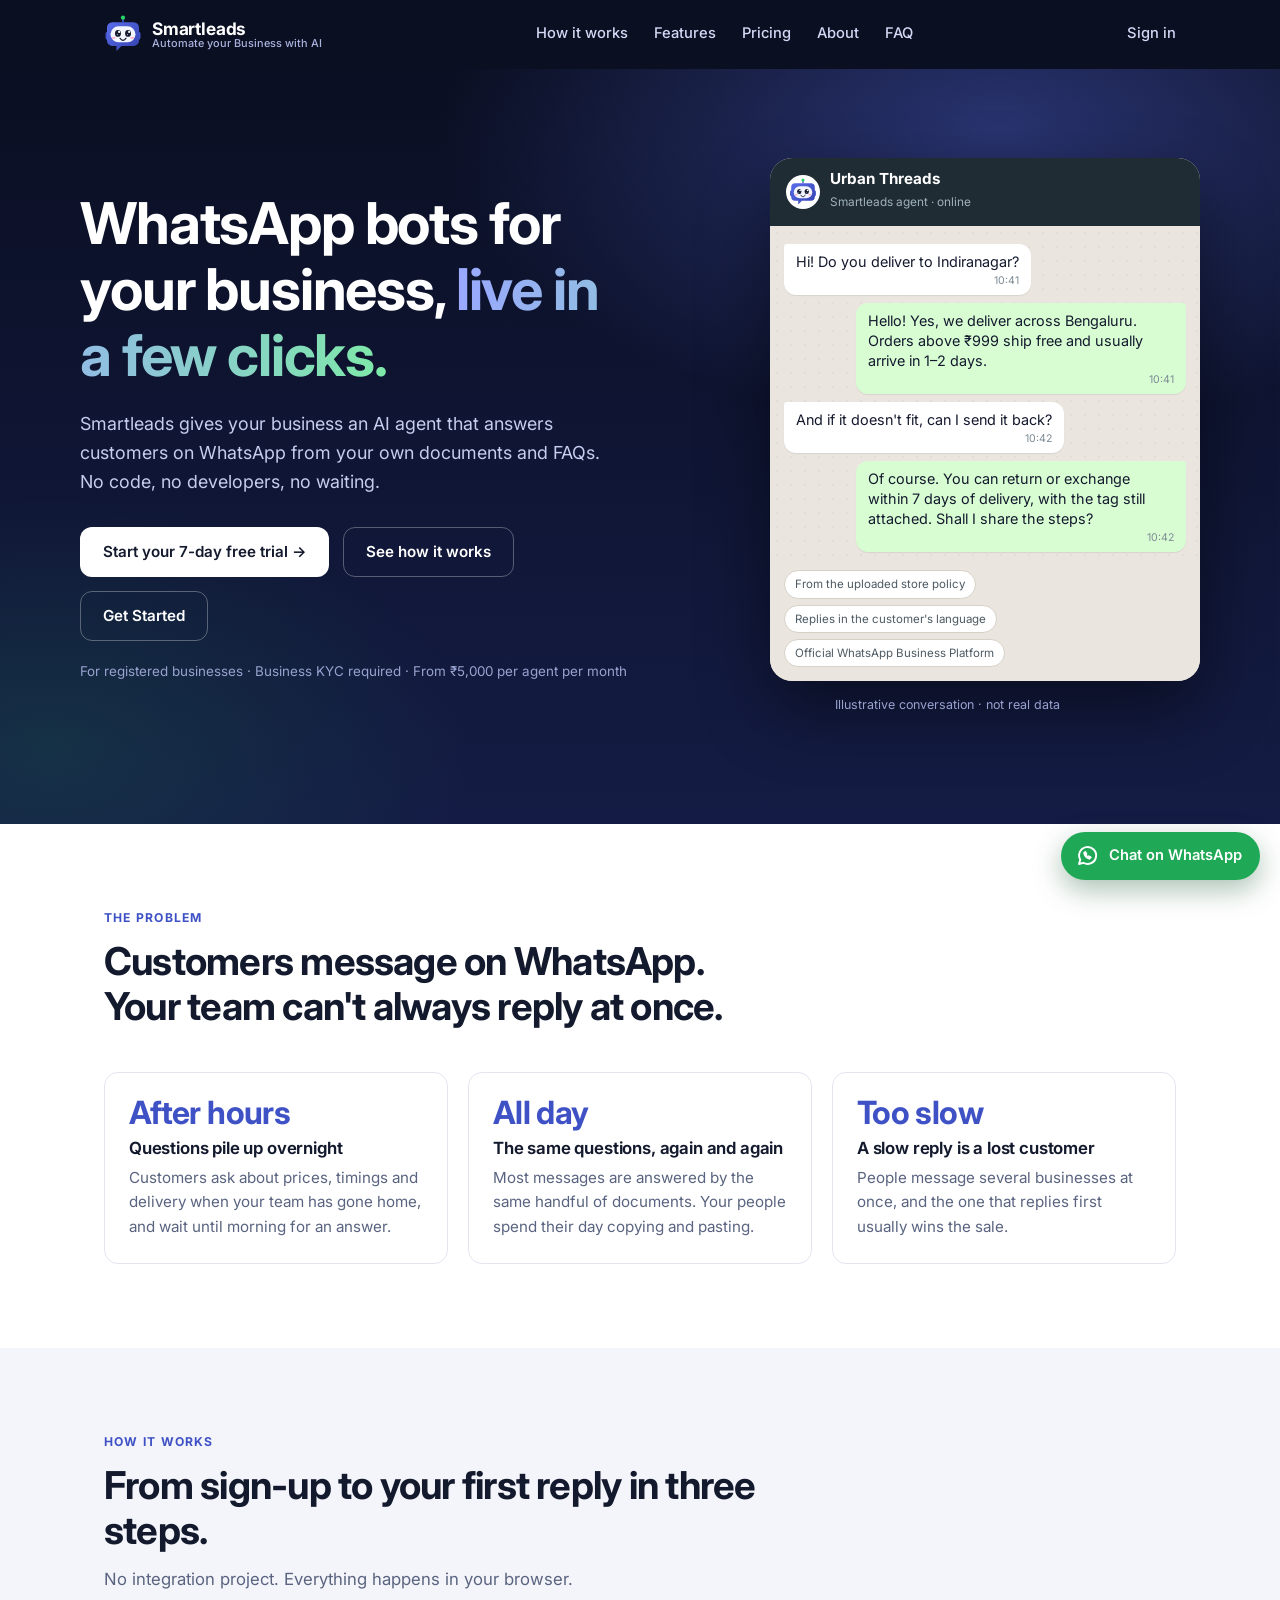
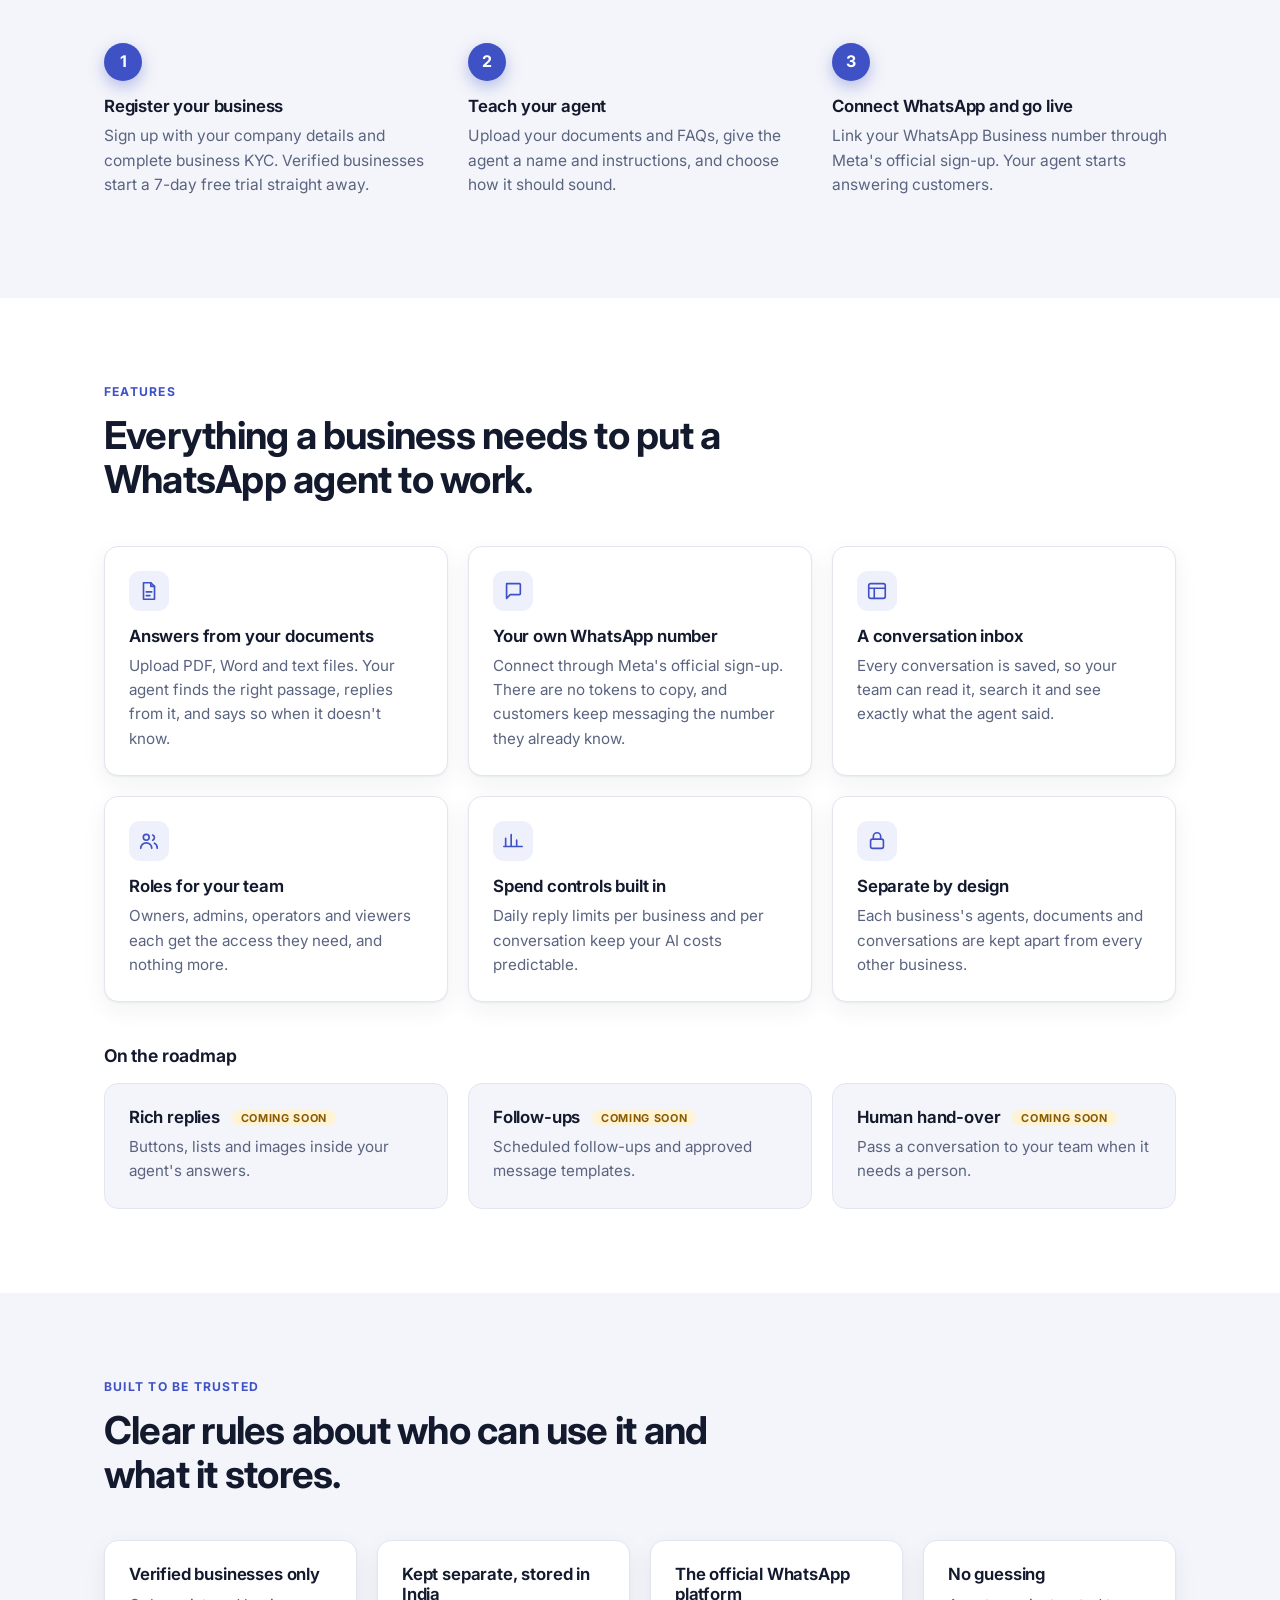
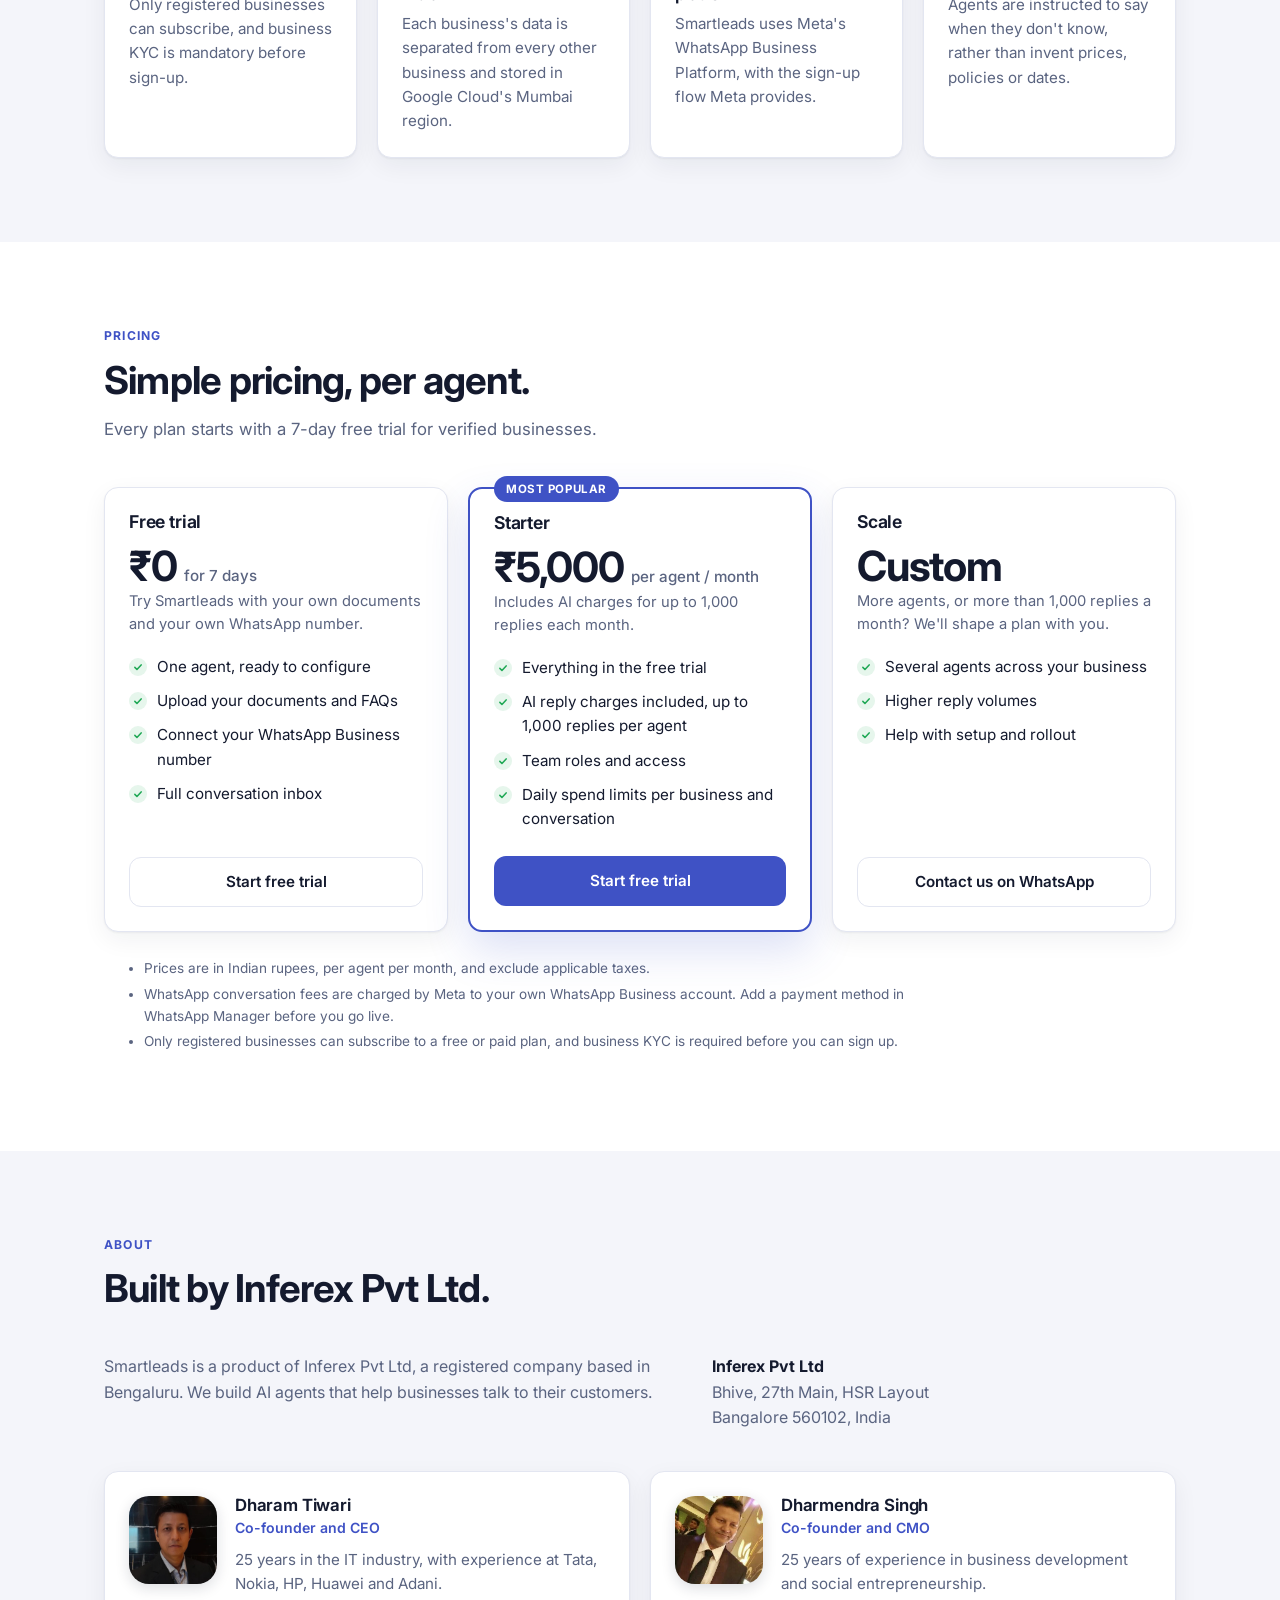
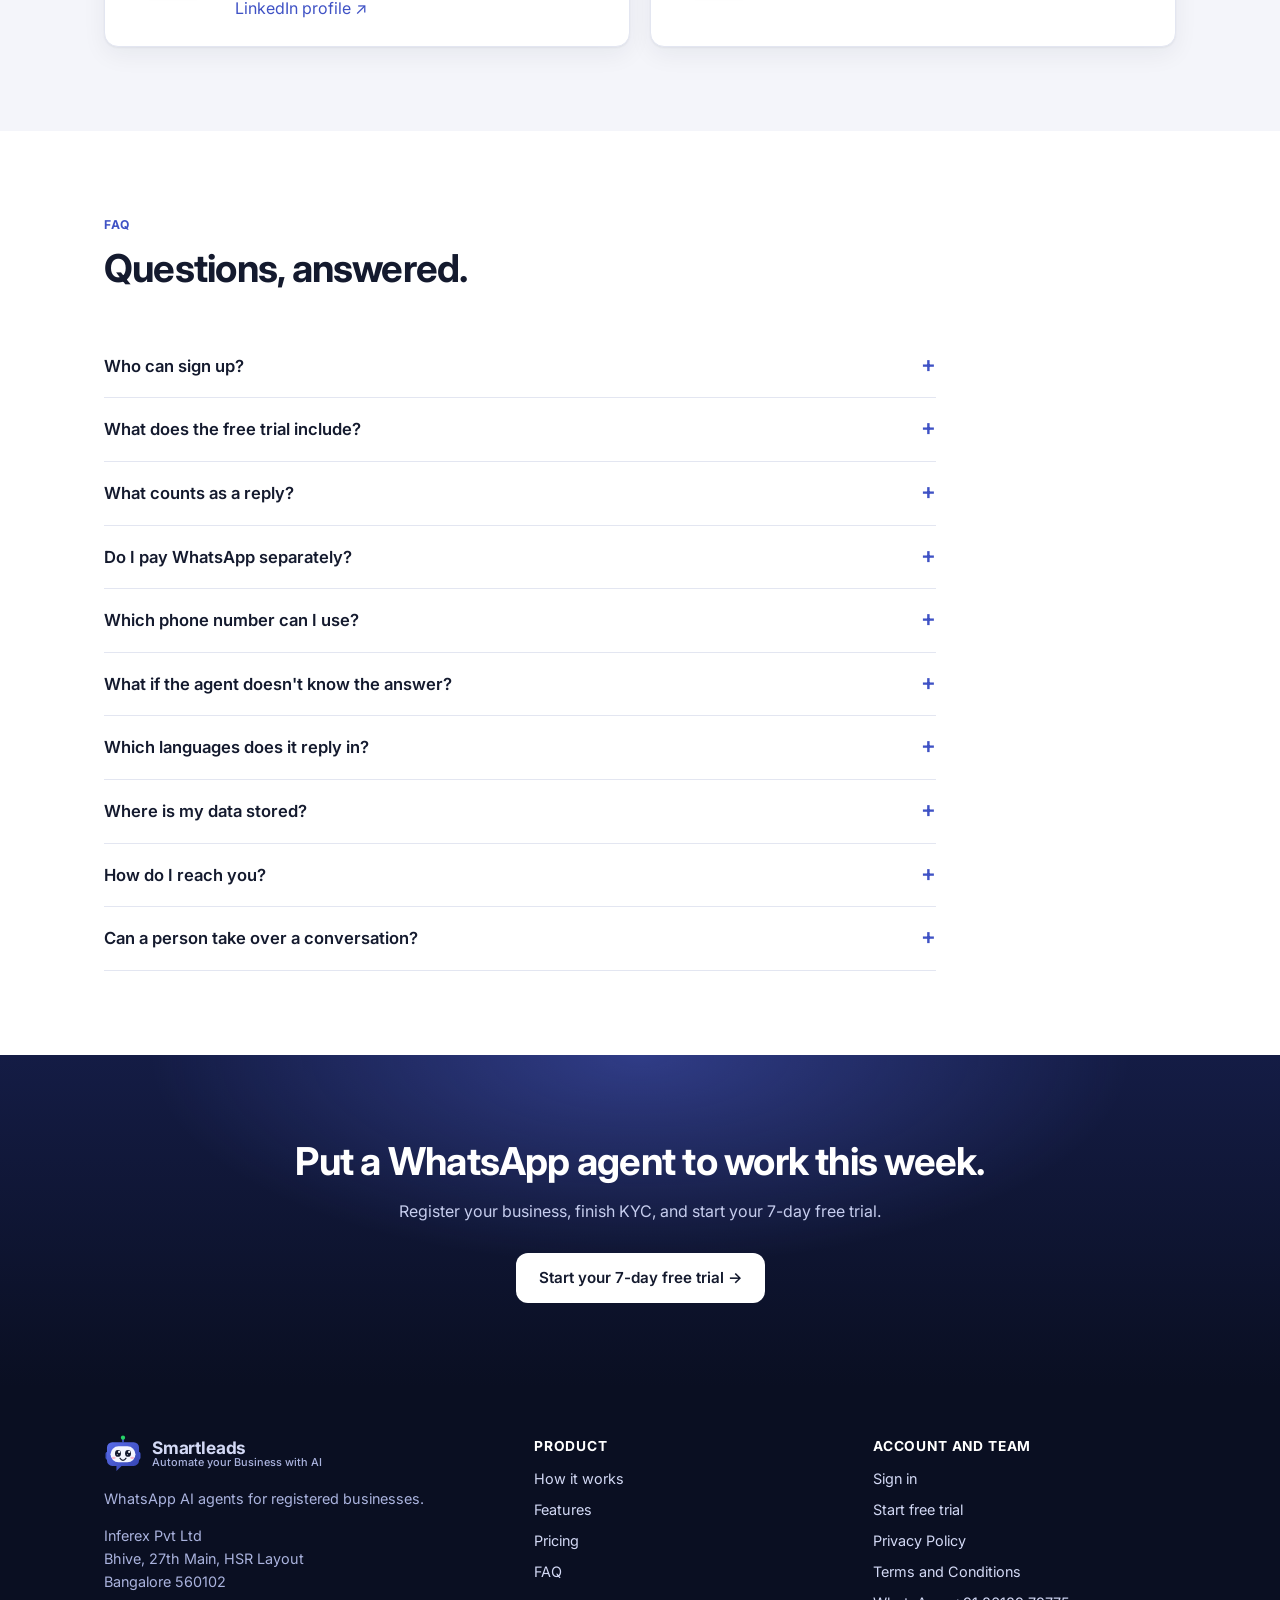
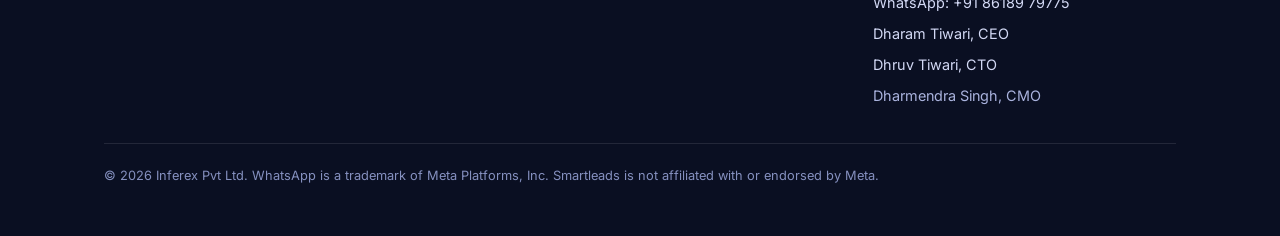
<file: index.html>
<!doctype html>
<html lang="en">
<head>
  <meta charset="utf-8">
  <meta name="viewport" content="width=device-width, initial-scale=1">
  <title>Smartleads: WhatsApp AI agents for your business</title>
  <meta name="description" content="Smartleads gives your business an AI agent that answers customers on WhatsApp from your own documents. Live in a few clicks. 7-day free trial for registered businesses, from ₹5,000 per agent per month.">
  <meta name="theme-color" content="#0a0f22">
  <link rel="canonical" href="https://www.smartleads.in/">
  <meta property="og:url" content="https://www.smartleads.in/">
  <meta property="og:site_name" content="Smartleads">
  <meta property="og:type" content="website">
  <meta property="og:title" content="Smartleads: WhatsApp AI agents for your business">
  <meta property="og:description" content="An AI agent that answers your customers on WhatsApp from your own documents. Live in a few clicks.">
  <meta name="twitter:card" content="summary">
  <link rel="icon" type="image/svg+xml" href="/assets/logo.svg">
  <link rel="preconnect" href="https://fonts.googleapis.com">
  <link rel="preconnect" href="https://fonts.gstatic.com" crossorigin>
  <link rel="stylesheet" href="https://fonts.googleapis.com/css2?family=Inter:wght@400;500;600;700&display=swap">
  <link rel="stylesheet" href="/styles.css">
  <script type="application/ld+json">
  {
    "@context": "https://schema.org",
    "@type": "Organization",
    "url": "https://www.smartleads.in/",
    "name": "Inferex Pvt Ltd",
    "brand": "Smartleads",
    "address": { "@type": "PostalAddress", "streetAddress": "Bhive, 27th Main, HSR Layout", "addressLocality": "Bengaluru", "postalCode": "560102", "addressCountry": "IN" },
    "founder": [
      { "@type": "Person", "name": "Dharam Tiwari", "jobTitle": "Co-founder and CEO", "sameAs": "https://www.linkedin.com/in/dharamtiwari/" },
      { "@type": "Person", "name": "Dhruv Tiwari", "jobTitle": "Co-founder and CTO", "sameAs": "https://www.linkedin.com/in/dhruv-tiwari-dev/" },
      { "@type": "Person", "name": "Dharmendra Singh", "jobTitle": "Co-founder and CMO" }
    ]
  }
  </script>
</head>
<body>
  <a class="skip" href="#main">Skip to content</a>

  <header class="site-header">
    <div class="wrap nav">
      <a class="logo" href="/" aria-label="Smartleads, Automate your Business with AI, home">
        <img src="/assets/logo.svg" alt="" width="38" height="38">
        <span class="logo-text"><strong>Smartleads</strong><small>Automate your Business with AI</small></span>
      </a>
      <nav class="nav-links" id="nav-links" aria-label="Main">
        <a href="#how">How it works</a>
        <a href="#features">Features</a>
        <a href="#pricing">Pricing</a>
        <a href="#about">About</a>
        <a href="#faq">FAQ</a>
      </nav>
      <div class="nav-cta">
        <a class="signin" href="https://platform.smartleads.in/login">Sign in</a>
        <button class="menu-btn" id="menu-btn" aria-label="Open navigation menu" aria-expanded="false" aria-controls="nav-links">
          <svg class="menu-icon" viewBox="0 0 24 24" aria-hidden="true" focusable="false"><path d="M4 6h16M4 12h16M4 18h16" /></svg>
          <svg class="close-icon" viewBox="0 0 24 24" aria-hidden="true" focusable="false"><path d="m6 6 12 12M18 6 6 18" /></svg>
        </button>
      </div>
    </div>
  </header>

  <main id="main">
    <!-- Hero -->
    <section class="hero">
      <div class="wrap hero-grid">
        <div>
          <h1>WhatsApp bots for your business, <span class="accent">live in a few clicks.</span></h1>
          <p class="lead">Smartleads gives your business an AI agent that answers customers on WhatsApp from your own documents and FAQs. No code, no developers, no waiting.</p>
          <div class="hero-actions">
            <a class="btn light" href="https://platform.smartleads.in/register">Start your 7-day free trial →</a>
            <a class="btn ghost" href="#how">See how it works</a>
            <a class="btn ghost" href="https://platform.smartleads.in/new-business">Get Started</a>
          </div>
          <p class="hero-note">For registered businesses · Business KYC required · From ₹5,000 per agent per month</p>
        </div>
        <div>
          <div class="phone" role="img" aria-label="Illustrative WhatsApp conversation between a customer and a Smartleads agent">
            <div class="phone-bar">
              <img src="/assets/logo.svg" alt="">
              <div><strong>Urban Threads</strong><small>Smartleads agent · online</small></div>
            </div>
            <div class="chat">
              <div class="msg in">Hi! Do you deliver to Indiranagar?<time>10:41</time></div>
              <div class="msg out">Hello! Yes, we deliver across Bengaluru. Orders above ₹999 ship free and usually arrive in 1–2 days.<time>10:41</time></div>
              <div class="msg in">And if it doesn't fit, can I send it back?<time>10:42</time></div>
              <div class="msg out">Of course. You can return or exchange within 7 days of delivery, with the tag still attached. Shall I share the steps?<time>10:42</time></div>
            </div>
            <div class="chips">
              <span class="chip">From the uploaded store policy</span>
              <span class="chip">Replies in the customer's language</span>
              <span class="chip">Official WhatsApp Business Platform</span>
            </div>
          </div>
          <p class="illustrative">Illustrative conversation · not real data</p>
        </div>
      </div>
    </section>

    <!-- Problem -->
    <section class="band problem">
      <div class="wrap">
        <div class="section-head">
          <div class="eyebrow">The problem</div>
          <h2>Customers message on WhatsApp. Your team can't always reply at once.</h2>
        </div>
        <div class="grid c3">
          <div class="card"><div class="big">After hours</div><h3>Questions pile up overnight</h3><p>Customers ask about prices, timings and delivery when your team has gone home, and wait until morning for an answer.</p></div>
          <div class="card"><div class="big">All day</div><h3>The same questions, again and again</h3><p>Most messages are answered by the same handful of documents. Your people spend their day copying and pasting.</p></div>
          <div class="card"><div class="big">Too slow</div><h3>A slow reply is a lost customer</h3><p>People message several businesses at once, and the one that replies first usually wins the sale.</p></div>
        </div>
      </div>
    </section>

    <!-- How it works -->
    <section class="band alt" id="how">
      <div class="wrap">
        <div class="section-head">
          <div class="eyebrow">How it works</div>
          <h2>From sign-up to your first reply in three steps.</h2>
          <p>No integration project. Everything happens in your browser.</p>
        </div>
        <div class="grid c3 steps">
          <div class="step"><div class="num">1</div><h3>Register your business</h3><p>Sign up with your company details and complete business KYC. Verified businesses start a 7-day free trial straight away.</p></div>
          <div class="step"><div class="num">2</div><h3>Teach your agent</h3><p>Upload your documents and FAQs, give the agent a name and instructions, and choose how it should sound.</p></div>
          <div class="step"><div class="num">3</div><h3>Connect WhatsApp and go live</h3><p>Link your WhatsApp Business number through Meta's official sign-up. Your agent starts answering customers.</p></div>
        </div>
      </div>
    </section>

    <!-- Features -->
    <section class="band" id="features">
      <div class="wrap">
        <div class="section-head">
          <div class="eyebrow">Features</div>
          <h2>Everything a business needs to put a WhatsApp agent to work.</h2>
        </div>
        <div class="grid c3">
          <div class="card">
            <div class="icon"><svg viewBox="0 0 24 24" fill="none" stroke="currentColor" stroke-width="1.8" stroke-linecap="round" stroke-linejoin="round" aria-hidden="true"><path d="M6 3h8l4 4v14H6z"/><path d="M14 3v4h4M9 13h6M9 17h4"/></svg></div>
            <h3>Answers from your documents</h3>
            <p>Upload PDF, Word and text files. Your agent finds the right passage, replies from it, and says so when it doesn't know.</p>
          </div>
          <div class="card">
            <div class="icon"><svg viewBox="0 0 24 24" fill="none" stroke="currentColor" stroke-width="1.8" stroke-linecap="round" stroke-linejoin="round" aria-hidden="true"><path d="M5 4h14a1 1 0 0 1 1 1v10a1 1 0 0 1-1 1H9l-4 4V5a1 1 0 0 1 1-1z"/></svg></div>
            <h3>Your own WhatsApp number</h3>
            <p>Connect through Meta's official sign-up. There are no tokens to copy, and customers keep messaging the number they already know.</p>
          </div>
          <div class="card">
            <div class="icon"><svg viewBox="0 0 24 24" fill="none" stroke="currentColor" stroke-width="1.8" stroke-linecap="round" stroke-linejoin="round" aria-hidden="true"><rect x="3" y="4" width="18" height="16" rx="2"/><path d="M3 9h18M9 9v11"/></svg></div>
            <h3>A conversation inbox</h3>
            <p>Every conversation is saved, so your team can read it, search it and see exactly what the agent said.</p>
          </div>
          <div class="card">
            <div class="icon"><svg viewBox="0 0 24 24" fill="none" stroke="currentColor" stroke-width="1.8" stroke-linecap="round" stroke-linejoin="round" aria-hidden="true"><circle cx="9" cy="8" r="3.2"/><path d="M3 20c0-3.3 2.7-6 6-6s6 2.7 6 6M16 5.5a3 3 0 0 1 0 5.6M18 14.4c1.9.8 3 2.6 3 5.6"/></svg></div>
            <h3>Roles for your team</h3>
            <p>Owners, admins, operators and viewers each get the access they need, and nothing more.</p>
          </div>
          <div class="card">
            <div class="icon"><svg viewBox="0 0 24 24" fill="none" stroke="currentColor" stroke-width="1.8" stroke-linecap="round" stroke-linejoin="round" aria-hidden="true"><path d="M4 18V9M10 18V5M16 18v-7M22 18H2"/></svg></div>
            <h3>Spend controls built in</h3>
            <p>Daily reply limits per business and per conversation keep your AI costs predictable.</p>
          </div>
          <div class="card">
            <div class="icon"><svg viewBox="0 0 24 24" fill="none" stroke="currentColor" stroke-width="1.8" stroke-linecap="round" stroke-linejoin="round" aria-hidden="true"><rect x="5" y="10" width="14" height="10" rx="2"/><path d="M8 10V7a4 4 0 0 1 8 0v3"/></svg></div>
            <h3>Separate by design</h3>
            <p>Each business's agents, documents and conversations are kept apart from every other business.</p>
          </div>
        </div>

        <h3 class="roadmap-title">On the roadmap</h3>
        <div class="grid c3">
          <div class="card flat"><h3>Rich replies <span class="tag">Coming soon</span></h3><p>Buttons, lists and images inside your agent's answers.</p></div>
          <div class="card flat"><h3>Follow-ups <span class="tag">Coming soon</span></h3><p>Scheduled follow-ups and approved message templates.</p></div>
          <div class="card flat"><h3>Human hand-over <span class="tag">Coming soon</span></h3><p>Pass a conversation to your team when it needs a person.</p></div>
        </div>
      </div>
    </section>

    <!-- Trust -->
    <section class="band alt">
      <div class="wrap">
        <div class="section-head">
          <div class="eyebrow">Built to be trusted</div>
          <h2>Clear rules about who can use it and what it stores.</h2>
        </div>
        <div class="grid c4">
          <div class="card"><h3>Verified businesses only</h3><p>Only registered businesses can subscribe, and business KYC is mandatory before sign-up.</p></div>
          <div class="card"><h3>Kept separate, stored in India</h3><p>Each business's data is separated from every other business and stored in Google Cloud's Mumbai region.</p></div>
          <div class="card"><h3>The official WhatsApp platform</h3><p>Smartleads uses Meta's WhatsApp Business Platform, with the sign-up flow Meta provides.</p></div>
          <div class="card"><h3>No guessing</h3><p>Agents are instructed to say when they don't know, rather than invent prices, policies or dates.</p></div>
        </div>
      </div>
    </section>

    <!-- Pricing -->
    <section class="band pricing" id="pricing">
      <div class="wrap">
        <div class="section-head">
          <div class="eyebrow">Pricing</div>
          <h2>Simple pricing, per agent.</h2>
          <p>Every plan starts with a 7-day free trial for verified businesses.</p>
        </div>
        <div class="grid c3">
          <div class="card plan">
            <h3>Free trial</h3>
            <div class="price">₹0 <small>for 7 days</small></div>
            <p class="sub">Try Smartleads with your own documents and your own WhatsApp number.</p>
            <ul>
              <li>One agent, ready to configure</li>
              <li>Upload your documents and FAQs</li>
              <li>Connect your WhatsApp Business number</li>
              <li>Full conversation inbox</li>
            </ul>
            <a class="btn outline block" href="https://platform.smartleads.in/register">Start free trial</a>
          </div>
          <div class="card plan featured">
            <span class="badge">Most popular</span>
            <h3>Starter</h3>
            <div class="price">₹5,000 <small>per agent / month</small></div>
            <p class="sub">Includes AI charges for up to 1,000 replies each month.</p>
            <ul>
              <li>Everything in the free trial</li>
              <li>AI reply charges included, up to 1,000 replies per agent</li>
              <li>Team roles and access</li>
              <li>Daily spend limits per business and conversation</li>
            </ul>
            <a class="btn primary block" href="https://platform.smartleads.in/register">Start free trial</a>
          </div>
          <div class="card plan">
            <h3>Scale</h3>
            <div class="price">Custom</div>
            <p class="sub">More agents, or more than 1,000 replies a month? We'll shape a plan with you.</p>
            <ul>
              <li>Several agents across your business</li>
              <li>Higher reply volumes</li>
              <li>Help with setup and rollout</li>
            </ul>
            <a class="btn outline block" href="https://wa.me/918618979775?text=Hi%2C%20I%27d%20like%20a%20quote%20for%20the%20Scale%20plan." target="_blank" rel="noopener noreferrer">Contact us on WhatsApp</a>
          </div>
        </div>
        <ul class="fineprint">
          <li>Prices are in Indian rupees, per agent per month, and exclude applicable taxes.</li>
          <li>WhatsApp conversation fees are charged by Meta to your own WhatsApp Business account. Add a payment method in WhatsApp Manager before you go live.</li>
          <li>Only registered businesses can subscribe to a free or paid plan, and business KYC is required before you can sign up.</li>
        </ul>
      </div>
    </section>

    <!-- About -->
    <section class="band alt" id="about">
      <div class="wrap">
        <div class="section-head">
          <div class="eyebrow">About</div>
          <h2>Built by Inferex Pvt Ltd.</h2>
        </div>
        <div class="company">
          <p class="company-text">Smartleads is a product of Inferex Pvt Ltd, a registered company based in Bengaluru. We build AI agents that help businesses talk to their customers.</p>
          <address><strong>Inferex Pvt Ltd</strong><br>Bhive, 27th Main, HSR Layout<br>Bangalore 560102, India</address>
        </div>
        <div class="grid c3 team-grid">
          <div class="card person">
            <img class="photo" src="/assets/founder-dharam.jpg" alt="Dharam Tiwari" width="88" height="88" loading="lazy">
            <div>
              <h3>Dharam Tiwari</h3>
              <div class="role">Co-founder and CEO</div>
              <p class="bio">25 years in the IT industry, with experience at Tata, Nokia, HP, Huawei and Adani.</p>
              <a href="https://www.linkedin.com/in/dharamtiwari/" target="_blank" rel="noopener noreferrer">LinkedIn profile ↗</a>
            </div>
          </div>
          <div class="card person">
            <img class="photo" src="/assets/dharmendra.jpeg" alt="Dharmendra Singh" width="88" height="88" loading="lazy">
            <div>
              <h3>Dharmendra Singh</h3>
              <div class="role">Co-founder and CMO</div>
              <p class="bio">25 years of experience in business development and social entrepreneurship.</p>
            </div>
          </div>
        </div>
      </div>
    </section>

    <!-- FAQ -->
    <section class="band" id="faq">
      <div class="wrap">
        <div class="section-head">
          <div class="eyebrow">FAQ</div>
          <h2>Questions, answered.</h2>
        </div>
        <div class="faq">
          <details><summary>Who can sign up?</summary><p>Registered businesses only. You complete business KYC when you sign up, and once you are verified your 7-day free trial begins.</p></details>
          <details><summary>What does the free trial include?</summary><p>A full week to set up an agent with your own documents and connect your own WhatsApp number, so you can see real replies before you pay.</p></details>
          <details><summary>What counts as a reply?</summary><p>A reply is a message your AI agent writes and sends to a customer. The Starter plan includes the AI charges for up to 1,000 replies per agent each month.</p></details>
          <details><summary>Do I pay WhatsApp separately?</summary><p>Yes. WhatsApp's own conversation fees are charged by Meta to your WhatsApp Business account, so you need a payment method there. Smartleads's price covers the AI.</p></details>
          <details><summary>Which phone number can I use?</summary><p>A number that is not already registered on WhatsApp or the WhatsApp Business app. You verify it during Meta's sign-up, which takes a few minutes.</p></details>
          <details><summary>What if the agent doesn't know the answer?</summary><p>It tells the customer it doesn't have that information, instead of guessing. You can then add the missing document or FAQ.</p></details>
          <details><summary>Which languages does it reply in?</summary><p>Agents reply in the language your customer writes in.</p></details>
          <details><summary>Where is my data stored?</summary><p>In Google Cloud's Mumbai region, separated per business. To write a reply, the agent sends the relevant parts of your documents and the conversation to a third-party AI model provider.</p></details>
          <details><summary>How do I reach you?</summary><p>Message us on WhatsApp at +91 86189 79775, or visit us at Bhive, 27th Main, HSR Layout, Bangalore 560102.</p></details>
          <details><summary>Can a person take over a conversation?</summary><p>Human hand-over is on our roadmap. Today your team can read every conversation in the inbox.</p></details>
        </div>
      </div>
    </section>

    <!-- Closing call to action -->
    <section class="cta">
      <div class="wrap">
        <h2>Put a WhatsApp agent to work this week.</h2>
        <p>Register your business, finish KYC, and start your 7-day free trial.</p>
        <a class="btn light" href="https://platform.smartleads.in/register">Start your 7-day free trial →</a>
      </div>
    </section>
  </main>

  <footer class="footer">
    <div class="wrap">
      <div class="footer-grid">
        <div>
          <a class="logo" href="/" aria-label="Smartleads, Automate your Business with AI, home"><img src="/assets/logo.svg" alt="" width="38" height="38"><span class="logo-text"><strong>Smartleads</strong><small>Automate your Business with AI</small></span></a>
          <p>WhatsApp AI agents for registered businesses.</p>
          <address>Inferex Pvt Ltd<br>Bhive, 27th Main, HSR Layout<br>Bangalore 560102</address>
        </div>
        <div>
          <h4>Product</h4>
          <ul>
            <li><a href="#how">How it works</a></li>
            <li><a href="#features">Features</a></li>
            <li><a href="#pricing">Pricing</a></li>
            <li><a href="#faq">FAQ</a></li>
          </ul>
        </div>
        <div>
          <h4>Account and team</h4>
          <ul>
            <li><a href="https://platform.smartleads.in/login">Sign in</a></li>
            <li><a href="https://platform.smartleads.in/register">Start free trial</a></li>
            <li><a href="/privacy">Privacy Policy</a></li>
            <li><a href="/terms">Terms and Conditions</a></li>
            <li><a href="https://wa.me/918618979775?text=Hi%2C%20I%27d%20like%20to%20know%20more%20about%20Smartleads." target="_blank" rel="noopener noreferrer">WhatsApp: +91 86189 79775</a></li>
            <li><a href="https://www.linkedin.com/in/dharamtiwari/" target="_blank" rel="noopener noreferrer">Dharam Tiwari, CEO</a></li>
            <li><a href="https://www.linkedin.com/in/dhruv-tiwari-dev/" target="_blank" rel="noopener noreferrer">Dhruv Tiwari, CTO</a></li>
            <li>Dharmendra Singh, CMO</li>
          </ul>
        </div>
      </div>
      <p class="legal">© <span id="year">2026</span> Inferex Pvt Ltd. WhatsApp is a trademark of Meta Platforms, Inc. Smartleads is not affiliated with or endorsed by Meta.</p>
    </div>
  </footer>

  <a class="wa-float" href="https://wa.me/918618979775?text=Hi%2C%20I%27d%20like%20to%20know%20more%20about%20Smartleads." target="_blank" rel="noopener noreferrer" aria-label="Chat with Smartleads on WhatsApp">
    <svg viewBox="0 0 24 24" fill="none" stroke="currentColor" stroke-width="1.9" stroke-linecap="round" stroke-linejoin="round" aria-hidden="true"><path d="M4 20l1.3-4.2A8.5 8.5 0 1 1 8.3 18.8z"/><path d="M9.2 8.8c.3 2.6 2.4 4.9 5.2 5.9l1.3-1.3-2-1.1-.9.7c-.9-.4-1.7-1.2-2.1-2.1l.7-.9-1.1-2z"/></svg>
    <span>Chat on WhatsApp</span>
  </a>

  <script src="/main.js" defer></script>
</body>
</html>
</file>
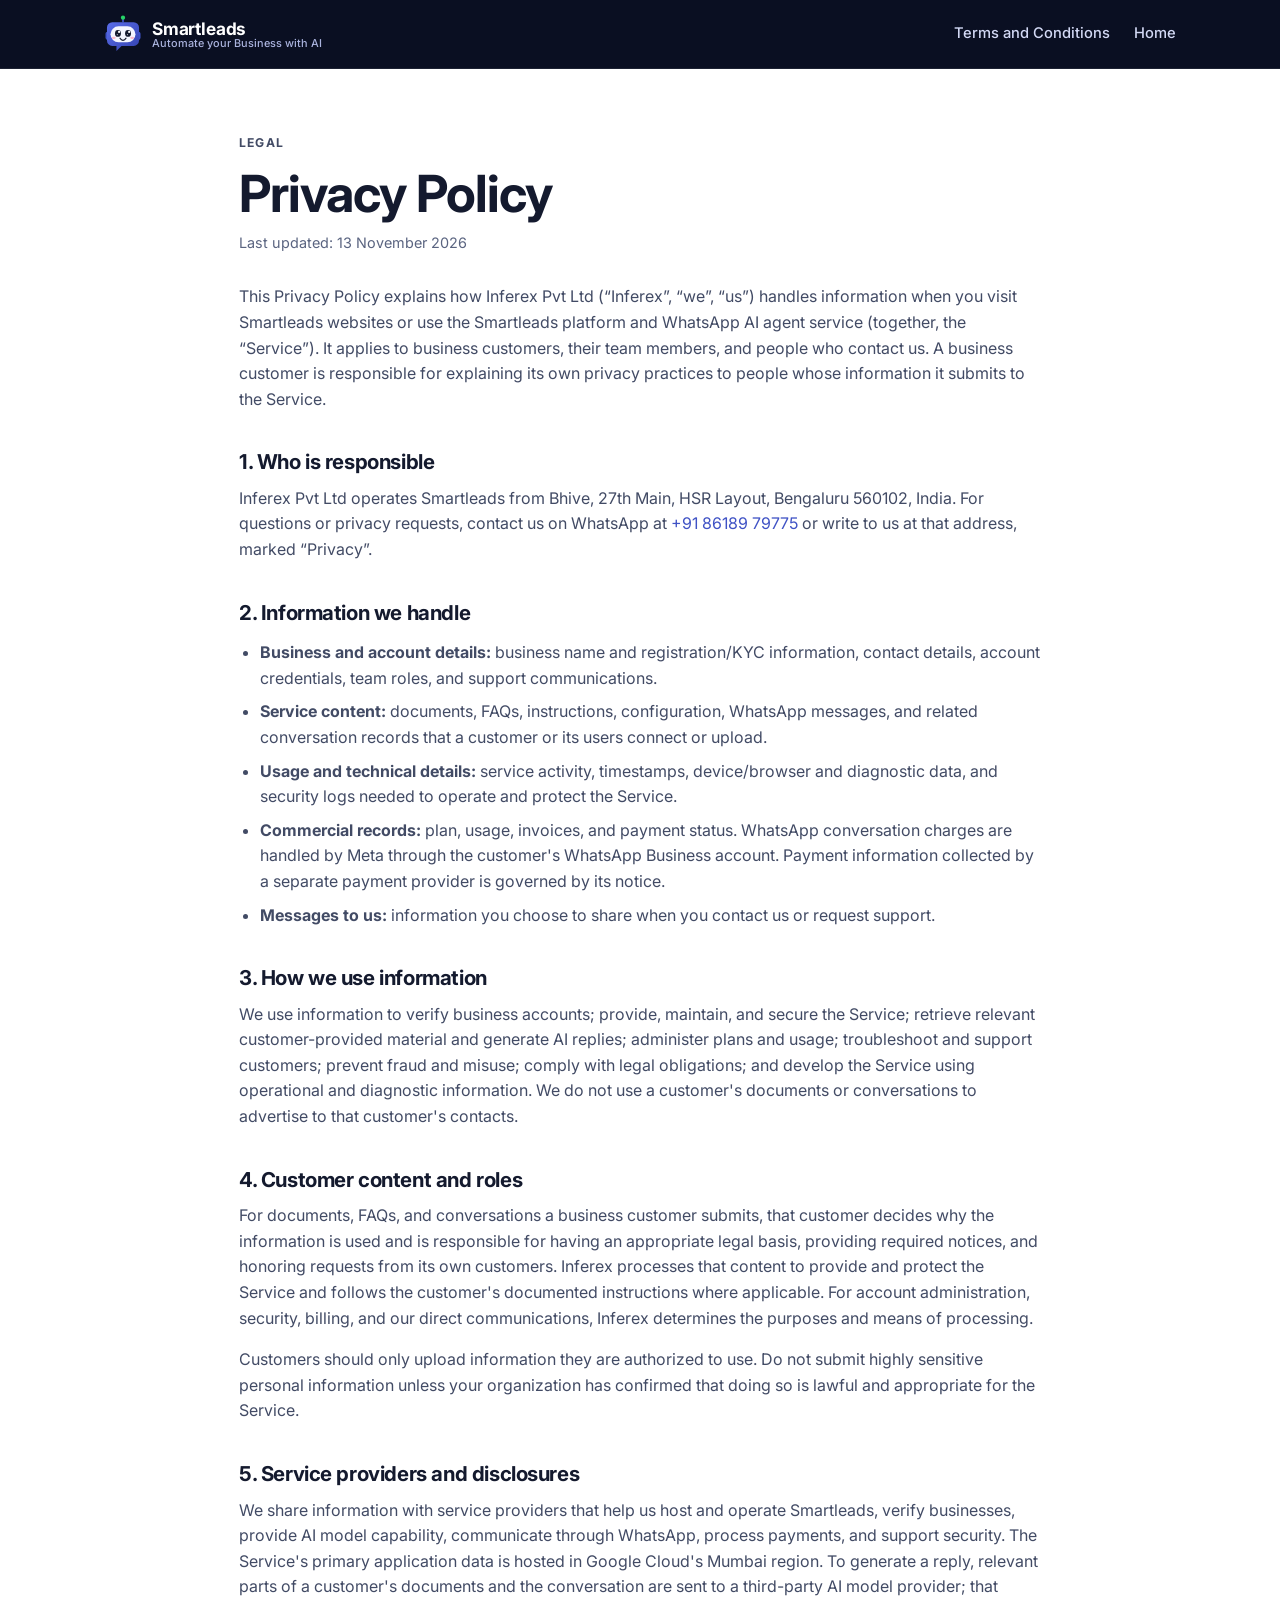
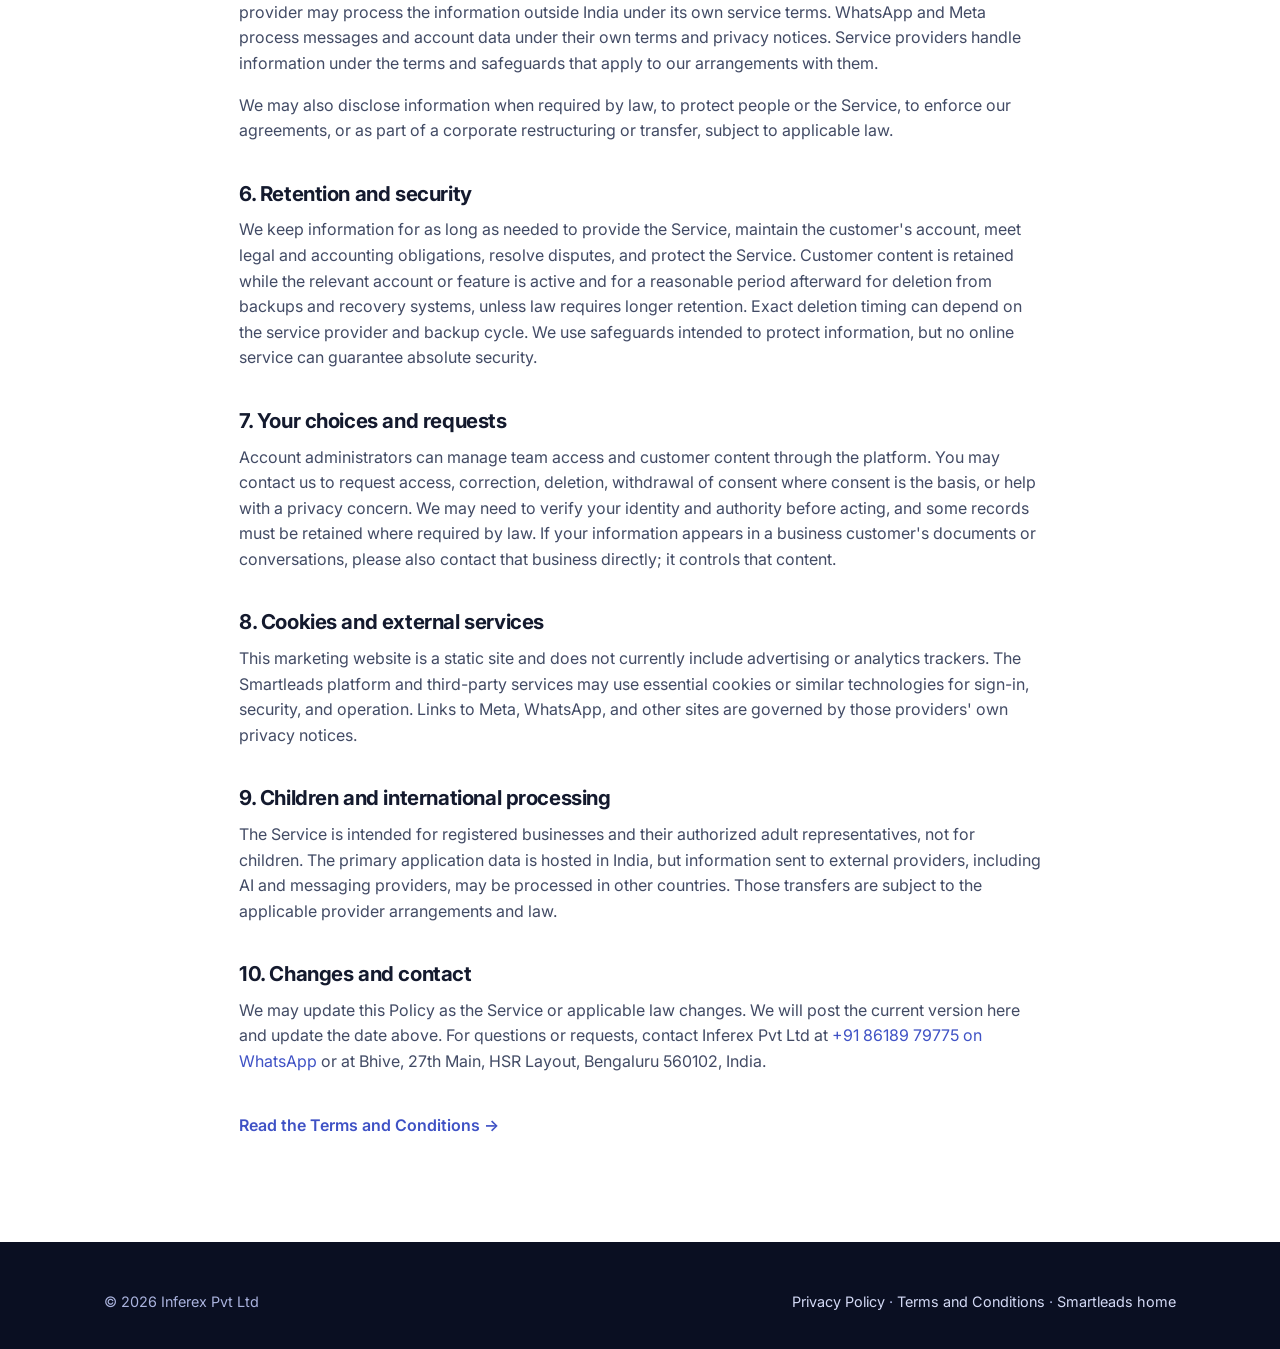
<file: privacy.html>
<!doctype html>
<html lang="en">
<head>
  <meta charset="utf-8">
  <meta name="viewport" content="width=device-width, initial-scale=1">
  <title>Privacy Policy | Smartleads</title>
  <meta name="description" content="Learn how Inferex Pvt Ltd handles information when you use Smartleads.">
  <meta name="theme-color" content="#0a0f22">
  <link rel="canonical" href="https://www.smartleads.in/privacy">
  <link rel="icon" type="image/svg+xml" href="/assets/logo.svg">
  <link rel="preconnect" href="https://fonts.googleapis.com">
  <link rel="preconnect" href="https://fonts.gstatic.com" crossorigin>
  <link rel="stylesheet" href="https://fonts.googleapis.com/css2?family=Inter:wght@400;500;600;700&display=swap">
  <link rel="stylesheet" href="/styles.css">
</head>
<body class="legal-page">
  <a class="skip" href="#main">Skip to content</a>
  <header class="site-header"><div class="wrap nav">
    <a class="logo" href="/" aria-label="Smartleads, home"><img src="/assets/logo.svg" alt="" width="38" height="38"><span class="logo-text"><strong>Smartleads</strong><small>Automate your Business with AI</small></span></a>
    <nav class="legal-nav" aria-label="Legal"><a href="/terms">Terms and Conditions</a><a href="/">Home</a></nav>
  </div></header>
  <main id="main" class="legal-content">
    <div class="wrap">
      <p class="eyebrow">Legal</p>
      <h1>Privacy Policy</h1>
      <p class="legal-updated">Last updated: 13 November 2026</p>
      <p>This Privacy Policy explains how Inferex Pvt Ltd (“Inferex”, “we”, “us”) handles information when you visit Smartleads websites or use the Smartleads platform and WhatsApp AI agent service (together, the “Service”). It applies to business customers, their team members, and people who contact us. A business customer is responsible for explaining its own privacy practices to people whose information it submits to the Service.</p>

      <h2>1. Who is responsible</h2>
      <p>Inferex Pvt Ltd operates Smartleads from Bhive, 27th Main, HSR Layout, Bengaluru 560102, India. For questions or privacy requests, contact us on WhatsApp at <a href="https://wa.me/918618979775">+91 86189 79775</a> or write to us at that address, marked “Privacy”.</p>

      <h2>2. Information we handle</h2>
      <ul>
        <li><strong>Business and account details:</strong> business name and registration/KYC information, contact details, account credentials, team roles, and support communications.</li>
        <li><strong>Service content:</strong> documents, FAQs, instructions, configuration, WhatsApp messages, and related conversation records that a customer or its users connect or upload.</li>
        <li><strong>Usage and technical details:</strong> service activity, timestamps, device/browser and diagnostic data, and security logs needed to operate and protect the Service.</li>
        <li><strong>Commercial records:</strong> plan, usage, invoices, and payment status. WhatsApp conversation charges are handled by Meta through the customer's WhatsApp Business account. Payment information collected by a separate payment provider is governed by its notice.</li>
        <li><strong>Messages to us:</strong> information you choose to share when you contact us or request support.</li>
      </ul>

      <h2>3. How we use information</h2>
      <p>We use information to verify business accounts; provide, maintain, and secure the Service; retrieve relevant customer-provided material and generate AI replies; administer plans and usage; troubleshoot and support customers; prevent fraud and misuse; comply with legal obligations; and develop the Service using operational and diagnostic information. We do not use a customer's documents or conversations to advertise to that customer's contacts.</p>

      <h2>4. Customer content and roles</h2>
      <p>For documents, FAQs, and conversations a business customer submits, that customer decides why the information is used and is responsible for having an appropriate legal basis, providing required notices, and honoring requests from its own customers. Inferex processes that content to provide and protect the Service and follows the customer's documented instructions where applicable. For account administration, security, billing, and our direct communications, Inferex determines the purposes and means of processing.</p>
      <p>Customers should only upload information they are authorized to use. Do not submit highly sensitive personal information unless your organization has confirmed that doing so is lawful and appropriate for the Service.</p>

      <h2>5. Service providers and disclosures</h2>
      <p>We share information with service providers that help us host and operate Smartleads, verify businesses, provide AI model capability, communicate through WhatsApp, process payments, and support security. The Service's primary application data is hosted in Google Cloud's Mumbai region. To generate a reply, relevant parts of a customer's documents and the conversation are sent to a third-party AI model provider; that provider may process the information outside India under its own service terms. WhatsApp and Meta process messages and account data under their own terms and privacy notices. Service providers handle information under the terms and safeguards that apply to our arrangements with them.</p>
      <p>We may also disclose information when required by law, to protect people or the Service, to enforce our agreements, or as part of a corporate restructuring or transfer, subject to applicable law.</p>

      <h2>6. Retention and security</h2>
      <p>We keep information for as long as needed to provide the Service, maintain the customer's account, meet legal and accounting obligations, resolve disputes, and protect the Service. Customer content is retained while the relevant account or feature is active and for a reasonable period afterward for deletion from backups and recovery systems, unless law requires longer retention. Exact deletion timing can depend on the service provider and backup cycle. We use safeguards intended to protect information, but no online service can guarantee absolute security.</p>

      <h2>7. Your choices and requests</h2>
      <p>Account administrators can manage team access and customer content through the platform. You may contact us to request access, correction, deletion, withdrawal of consent where consent is the basis, or help with a privacy concern. We may need to verify your identity and authority before acting, and some records must be retained where required by law. If your information appears in a business customer's documents or conversations, please also contact that business directly; it controls that content.</p>

      <h2>8. Cookies and external services</h2>
      <p>This marketing website is a static site and does not currently include advertising or analytics trackers. The Smartleads platform and third-party services may use essential cookies or similar technologies for sign-in, security, and operation. Links to Meta, WhatsApp, and other sites are governed by those providers' own privacy notices.</p>

      <h2>9. Children and international processing</h2>
      <p>The Service is intended for registered businesses and their authorized adult representatives, not for children. The primary application data is hosted in India, but information sent to external providers, including AI and messaging providers, may be processed in other countries. Those transfers are subject to the applicable provider arrangements and law.</p>

      <h2>10. Changes and contact</h2>
      <p>We may update this Policy as the Service or applicable law changes. We will post the current version here and update the date above. For questions or requests, contact Inferex Pvt Ltd at <a href="https://wa.me/918618979775">+91 86189 79775 on WhatsApp</a> or at Bhive, 27th Main, HSR Layout, Bengaluru 560102, India.</p>
      <p class="legal-related"><a href="/terms">Read the Terms and Conditions →</a></p>
    </div>
  </main>
  <footer class="footer"><div class="wrap legal-footer"><span>© <span id="year">2026</span> Inferex Pvt Ltd</span><span><a href="/privacy">Privacy Policy</a> · <a href="/terms">Terms and Conditions</a> · <a href="/">Smartleads home</a></span></div></footer>
  <script src="/main.js" defer></script>
</body>
</html>
</file>
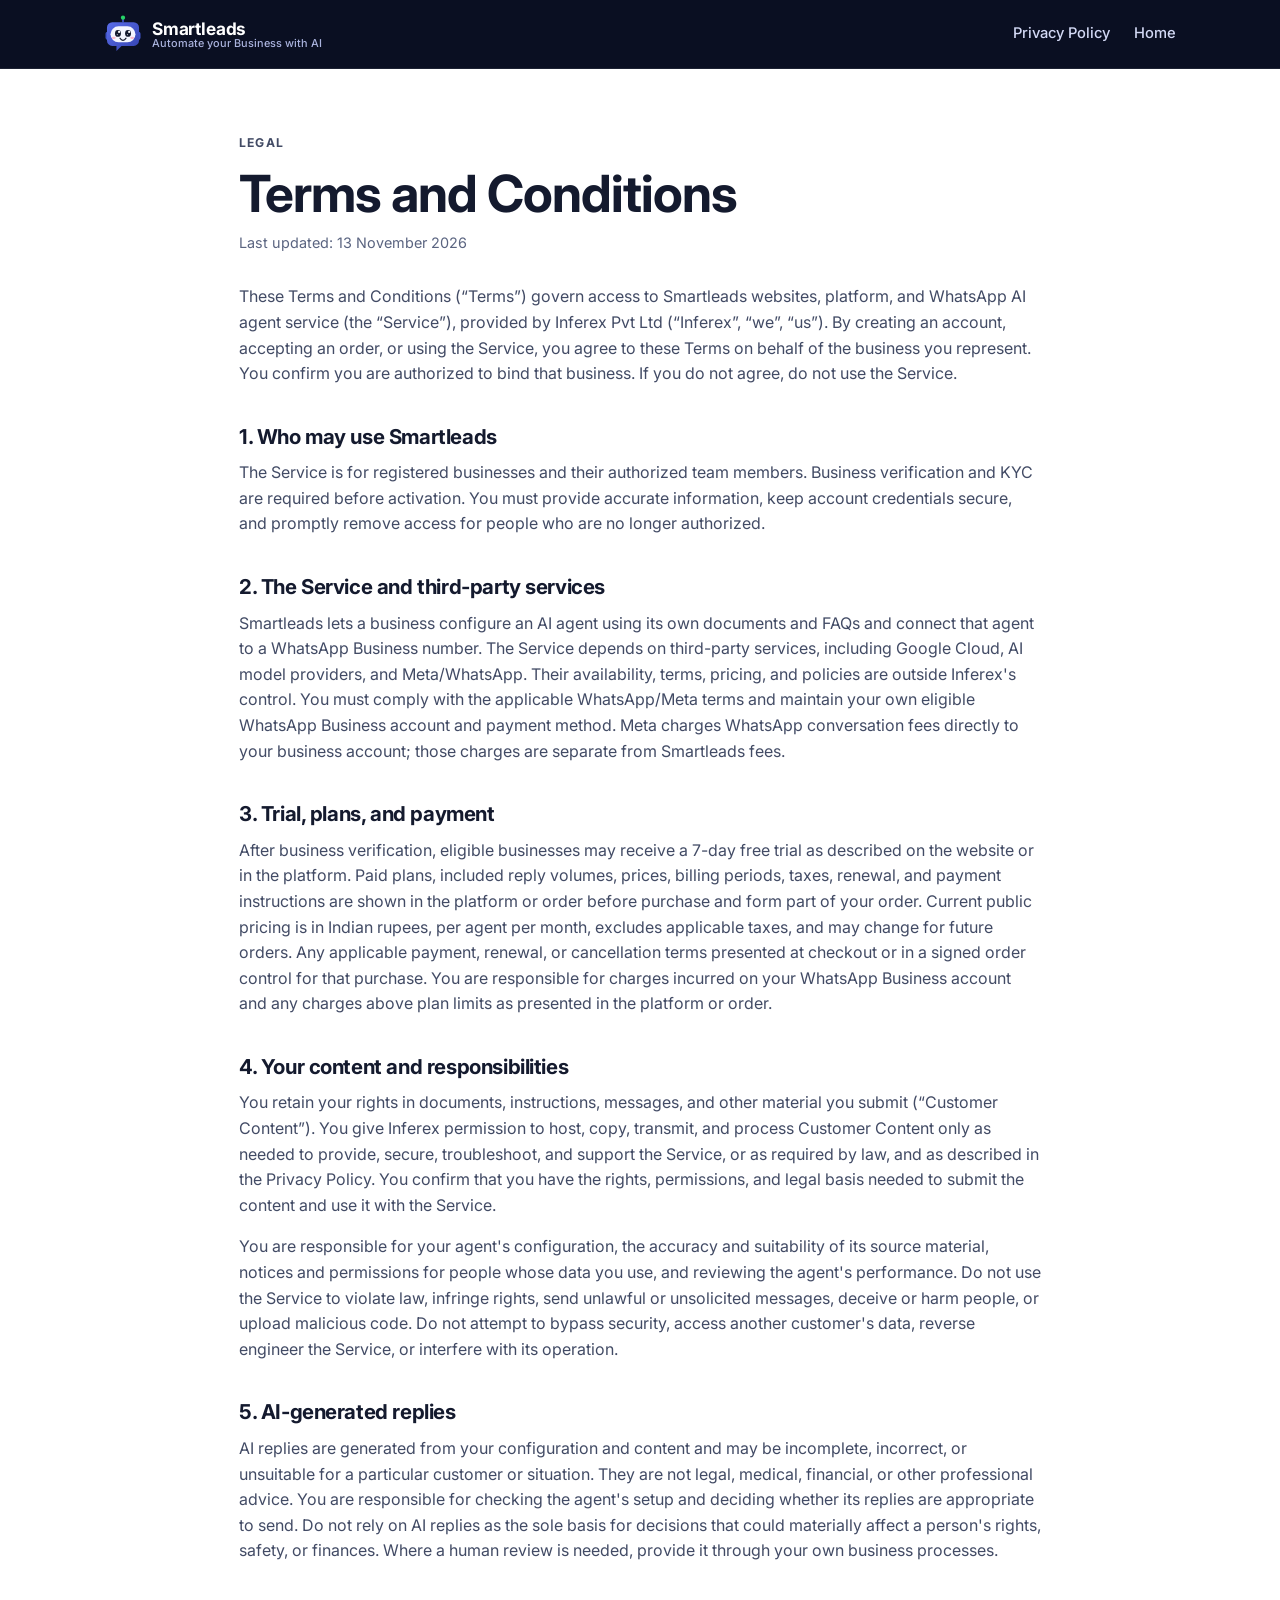
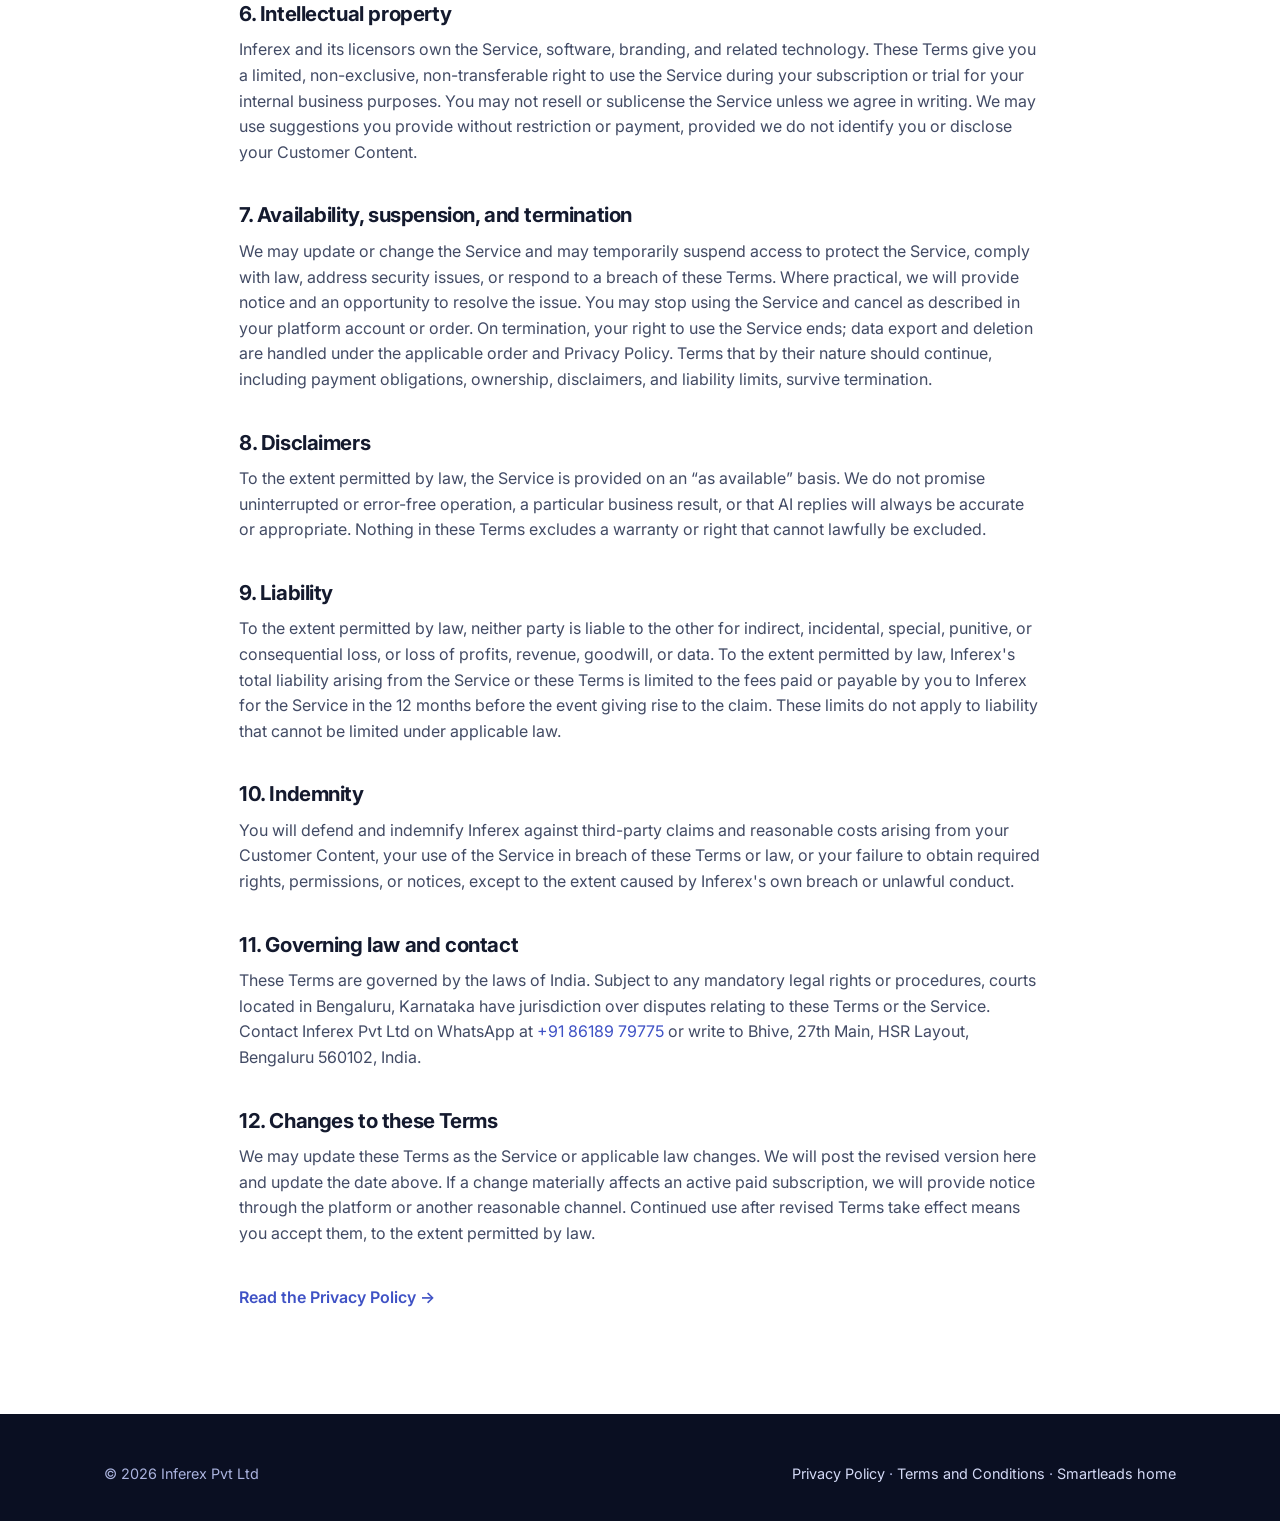
<file: terms.html>
<!doctype html>
<html lang="en">
<head>
  <meta charset="utf-8">
  <meta name="viewport" content="width=device-width, initial-scale=1">
  <title>Terms and Conditions | Smartleads</title>
  <meta name="description" content="Terms and Conditions for using Smartleads, provided by Inferex Pvt Ltd.">
  <meta name="theme-color" content="#0a0f22">
  <link rel="canonical" href="https://www.smartleads.in/terms">
  <link rel="icon" type="image/svg+xml" href="/assets/logo.svg">
  <link rel="preconnect" href="https://fonts.googleapis.com">
  <link rel="preconnect" href="https://fonts.gstatic.com" crossorigin>
  <link rel="stylesheet" href="https://fonts.googleapis.com/css2?family=Inter:wght@400;500;600;700&display=swap">
  <link rel="stylesheet" href="/styles.css">
</head>
<body class="legal-page">
  <a class="skip" href="#main">Skip to content</a>
  <header class="site-header"><div class="wrap nav">
    <a class="logo" href="/" aria-label="Smartleads, home"><img src="/assets/logo.svg" alt="" width="38" height="38"><span class="logo-text"><strong>Smartleads</strong><small>Automate your Business with AI</small></span></a>
    <nav class="legal-nav" aria-label="Legal"><a href="/privacy">Privacy Policy</a><a href="/">Home</a></nav>
  </div></header>
  <main id="main" class="legal-content">
    <div class="wrap">
      <p class="eyebrow">Legal</p>
      <h1>Terms and Conditions</h1>
      <p class="legal-updated">Last updated: 13 November 2026</p>
      <p>These Terms and Conditions (“Terms”) govern access to Smartleads websites, platform, and WhatsApp AI agent service (the “Service”), provided by Inferex Pvt Ltd (“Inferex”, “we”, “us”). By creating an account, accepting an order, or using the Service, you agree to these Terms on behalf of the business you represent. You confirm you are authorized to bind that business. If you do not agree, do not use the Service.</p>

      <h2>1. Who may use Smartleads</h2>
      <p>The Service is for registered businesses and their authorized team members. Business verification and KYC are required before activation. You must provide accurate information, keep account credentials secure, and promptly remove access for people who are no longer authorized.</p>

      <h2>2. The Service and third-party services</h2>
      <p>Smartleads lets a business configure an AI agent using its own documents and FAQs and connect that agent to a WhatsApp Business number. The Service depends on third-party services, including Google Cloud, AI model providers, and Meta/WhatsApp. Their availability, terms, pricing, and policies are outside Inferex's control. You must comply with the applicable WhatsApp/Meta terms and maintain your own eligible WhatsApp Business account and payment method. Meta charges WhatsApp conversation fees directly to your business account; those charges are separate from Smartleads fees.</p>

      <h2>3. Trial, plans, and payment</h2>
      <p>After business verification, eligible businesses may receive a 7-day free trial as described on the website or in the platform. Paid plans, included reply volumes, prices, billing periods, taxes, renewal, and payment instructions are shown in the platform or order before purchase and form part of your order. Current public pricing is in Indian rupees, per agent per month, excludes applicable taxes, and may change for future orders. Any applicable payment, renewal, or cancellation terms presented at checkout or in a signed order control for that purchase. You are responsible for charges incurred on your WhatsApp Business account and any charges above plan limits as presented in the platform or order.</p>

      <h2>4. Your content and responsibilities</h2>
      <p>You retain your rights in documents, instructions, messages, and other material you submit (“Customer Content”). You give Inferex permission to host, copy, transmit, and process Customer Content only as needed to provide, secure, troubleshoot, and support the Service, or as required by law, and as described in the Privacy Policy. You confirm that you have the rights, permissions, and legal basis needed to submit the content and use it with the Service.</p>
      <p>You are responsible for your agent's configuration, the accuracy and suitability of its source material, notices and permissions for people whose data you use, and reviewing the agent's performance. Do not use the Service to violate law, infringe rights, send unlawful or unsolicited messages, deceive or harm people, or upload malicious code. Do not attempt to bypass security, access another customer's data, reverse engineer the Service, or interfere with its operation.</p>

      <h2>5. AI-generated replies</h2>
      <p>AI replies are generated from your configuration and content and may be incomplete, incorrect, or unsuitable for a particular customer or situation. They are not legal, medical, financial, or other professional advice. You are responsible for checking the agent's setup and deciding whether its replies are appropriate to send. Do not rely on AI replies as the sole basis for decisions that could materially affect a person's rights, safety, or finances. Where a human review is needed, provide it through your own business processes.</p>

      <h2>6. Intellectual property</h2>
      <p>Inferex and its licensors own the Service, software, branding, and related technology. These Terms give you a limited, non-exclusive, non-transferable right to use the Service during your subscription or trial for your internal business purposes. You may not resell or sublicense the Service unless we agree in writing. We may use suggestions you provide without restriction or payment, provided we do not identify you or disclose your Customer Content.</p>

      <h2>7. Availability, suspension, and termination</h2>
      <p>We may update or change the Service and may temporarily suspend access to protect the Service, comply with law, address security issues, or respond to a breach of these Terms. Where practical, we will provide notice and an opportunity to resolve the issue. You may stop using the Service and cancel as described in your platform account or order. On termination, your right to use the Service ends; data export and deletion are handled under the applicable order and Privacy Policy. Terms that by their nature should continue, including payment obligations, ownership, disclaimers, and liability limits, survive termination.</p>

      <h2>8. Disclaimers</h2>
      <p>To the extent permitted by law, the Service is provided on an “as available” basis. We do not promise uninterrupted or error-free operation, a particular business result, or that AI replies will always be accurate or appropriate. Nothing in these Terms excludes a warranty or right that cannot lawfully be excluded.</p>

      <h2>9. Liability</h2>
      <p>To the extent permitted by law, neither party is liable to the other for indirect, incidental, special, punitive, or consequential loss, or loss of profits, revenue, goodwill, or data. To the extent permitted by law, Inferex's total liability arising from the Service or these Terms is limited to the fees paid or payable by you to Inferex for the Service in the 12 months before the event giving rise to the claim. These limits do not apply to liability that cannot be limited under applicable law.</p>

      <h2>10. Indemnity</h2>
      <p>You will defend and indemnify Inferex against third-party claims and reasonable costs arising from your Customer Content, your use of the Service in breach of these Terms or law, or your failure to obtain required rights, permissions, or notices, except to the extent caused by Inferex's own breach or unlawful conduct.</p>

      <h2>11. Governing law and contact</h2>
      <p>These Terms are governed by the laws of India. Subject to any mandatory legal rights or procedures, courts located in Bengaluru, Karnataka have jurisdiction over disputes relating to these Terms or the Service. Contact Inferex Pvt Ltd on WhatsApp at <a href="https://wa.me/918618979775">+91 86189 79775</a> or write to Bhive, 27th Main, HSR Layout, Bengaluru 560102, India.</p>

      <h2>12. Changes to these Terms</h2>
      <p>We may update these Terms as the Service or applicable law changes. We will post the revised version here and update the date above. If a change materially affects an active paid subscription, we will provide notice through the platform or another reasonable channel. Continued use after revised Terms take effect means you accept them, to the extent permitted by law.</p>
      <p class="legal-related"><a href="/privacy">Read the Privacy Policy →</a></p>
    </div>
  </main>
  <footer class="footer"><div class="wrap legal-footer"><span>© <span id="year">2026</span> Inferex Pvt Ltd</span><span><a href="/privacy">Privacy Policy</a> · <a href="/terms">Terms and Conditions</a> · <a href="/">Smartleads home</a></span></div></footer>
  <script src="/main.js" defer></script>
</body>
</html>
</file>
<file: styles.css>
:root {
  --ink: #141a2e;
  --muted: #5a6480;
  --line: #e3e6f1;
  --surface: #f4f5fa;
  --white: #ffffff;
  --indigo: #3f52c5;
  --indigo-dark: #2f3f9e;
  --indigo-soft: #eef0fc;
  --green: #1fa855;
  --green-soft: #e6f6ec;
  --wa-green: #25d366;
  --navy-1: #0a0f22;
  --navy-2: #141c45;
  --radius: 14px;
  --shadow: 0 1px 2px rgba(20, 26, 46, 0.05), 0 8px 24px rgba(20, 26, 46, 0.06);
  --max: 1120px;
  font-family: "Inter", ui-sans-serif, system-ui, -apple-system, "Segoe UI", Roboto, "Helvetica Neue", Arial, sans-serif;
  color: var(--ink);
  scroll-behavior: smooth;
  scroll-padding-top: 84px;
}
* { box-sizing: border-box; }
body { margin: 0; background: var(--white); color: var(--ink); font-size: 16px; line-height: 1.6; -webkit-font-smoothing: antialiased; }
img, svg { max-width: 100%; display: block; }
a { color: var(--indigo); text-decoration: none; }
a:hover { text-decoration: underline; }
h1, h2, h3 { line-height: 1.15; margin: 0; letter-spacing: -0.02em; }
h1 { font-size: clamp(2.3rem, 5vw, 3.6rem); font-weight: 700; }
h2 { font-size: clamp(1.7rem, 3.2vw, 2.4rem); font-weight: 700; }
h3 { font-size: 1.05rem; font-weight: 650; letter-spacing: -0.01em; }
p { margin: 0 0 1em; }
.wrap { max-width: var(--max); margin: 0 auto; padding: 0 24px; }
.skip { position: absolute; left: -999px; top: 8px; background: var(--white); color: var(--ink); padding: 8px 14px; border-radius: 8px; z-index: 100; }
.skip:focus { left: 12px; }
:focus-visible { outline: 3px solid #8a98ff; outline-offset: 2px; border-radius: 6px; }

/* Header */
.site-header { position: sticky; top: 0; z-index: 50; background: var(--navy-1); border-bottom: 1px solid transparent; transition: background 0.2s ease, border-color 0.2s ease; }
.site-header.is-scrolled { background: rgba(10, 15, 34, 0.94); backdrop-filter: blur(12px); -webkit-backdrop-filter: blur(12px); border-bottom-color: rgba(255, 255, 255, 0.08); }
.nav { display: flex; align-items: center; justify-content: space-between; gap: 20px; height: 68px; }
.logo { display: flex; align-items: center; gap: 10px; color: #fff; text-decoration: none; }
.logo:hover { text-decoration: none; }
.logo img { width: 38px; height: 38px; }
.logo-text { display: flex; flex-direction: column; line-height: 1.1; }
.logo-text strong { font-size: 1.08rem; font-weight: 700; letter-spacing: -0.01em; }
.logo-text small { font-size: 0.68rem; color: #aab3de; font-weight: 500; }
.nav-links { display: flex; align-items: center; gap: 26px; }
.nav-links a { color: #d3d9f5; font-size: 0.92rem; font-weight: 500; }
.nav-links a:hover { color: #fff; text-decoration: none; }
.nav-cta { display: flex; align-items: center; gap: 18px; }
.menu-btn { display: none; align-items: center; justify-content: center; width: 42px; height: 42px; background: none; border: 1px solid rgba(255, 255, 255, 0.25); color: #fff; border-radius: 10px; padding: 9px; cursor: pointer; }
.menu-btn svg { display: block; width: 22px; height: 22px; fill: none; stroke: currentColor; stroke-width: 2; stroke-linecap: round; }
.menu-btn .close-icon, .menu-btn[aria-expanded="true"] .menu-icon { display: none; }
.menu-btn[aria-expanded="true"] .close-icon { display: block; }

/* Buttons */
.btn { display: inline-flex; align-items: center; justify-content: center; gap: 8px; font: inherit; font-weight: 600; font-size: 0.95rem; padding: 12px 22px; border-radius: 12px; border: 1px solid transparent; cursor: pointer; text-decoration: none; transition: transform 0.15s ease, box-shadow 0.15s ease, background 0.15s ease; white-space: nowrap; }
.btn:hover { text-decoration: none; transform: translateY(-1px); }
.btn.light { background: #fff; color: var(--ink); }
.btn.light:hover { box-shadow: 0 6px 20px rgba(255, 255, 255, 0.18); }
.btn.ghost { background: transparent; color: #fff; border-color: rgba(255, 255, 255, 0.3); }
.btn.ghost:hover { background: rgba(255, 255, 255, 0.08); }
.btn.primary { background: var(--indigo); color: #fff; }
.btn.primary:hover { background: var(--indigo-dark); box-shadow: 0 8px 22px rgba(63, 82, 197, 0.35); }
.btn.outline { background: #fff; color: var(--ink); border-color: var(--line); }
.btn.outline:hover { border-color: var(--indigo); }
.btn.sm { padding: 9px 16px; font-size: 0.88rem; border-radius: 10px; }
.btn.block { width: 100%; }

/* Hero */
.hero { position: relative; overflow: hidden; color: #fff; background: radial-gradient(900px 480px at 78% 8%, rgba(90, 109, 234, 0.38), transparent 62%), radial-gradient(700px 420px at 4% 90%, rgba(37, 211, 102, 0.12), transparent 60%), linear-gradient(180deg, var(--navy-1) 0%, var(--navy-2) 100%); }
.hero-grid { display: grid; grid-template-columns: 1.05fr 0.95fr; gap: 56px; align-items: center; padding: 89px 0 96px; }
.pill { display: inline-flex; align-items: center; gap: 8px; font-size: 0.74rem; font-weight: 650; letter-spacing: 0.08em; text-transform: uppercase; padding: 6px 14px; border-radius: 999px; background: rgba(37, 211, 102, 0.12); color: #7ee9a8; border: 1px solid rgba(37, 211, 102, 0.3); margin-bottom: 22px; }
.pill::before { content: ""; width: 7px; height: 7px; border-radius: 50%; background: var(--wa-green); box-shadow: 0 0 0 4px rgba(37, 211, 102, 0.2); }
.hero p.lead { color: #c6cdee; font-size: 1.12rem; max-width: 33rem; margin: 22px 0 30px; }
.hero-actions { display: flex; gap: 14px; flex-wrap: wrap; }
.hero-note { color: #98a2cf; font-size: 0.84rem; margin-top: 20px; }
.hero h1 .accent { background: linear-gradient(90deg, #9aa8ff, #7ee9a8); -webkit-background-clip: text; background-clip: text; color: transparent; }

/* WhatsApp-style conversation mock */
.phone { background: #eae6df; border-radius: 22px; box-shadow: 0 30px 70px rgba(0, 0, 0, 0.45); overflow: hidden; color: var(--ink); max-width: 430px; margin-left: auto; width: 100%; }
.phone-bar { display: flex; align-items: center; gap: 10px; background: #1f2c34; color: #fff; padding: 12px 16px; }
.phone-bar img { width: 34px; height: 34px; background: #fff; border-radius: 50%; padding: 3px; }
.phone-bar strong { display: block; font-size: 0.95rem; line-height: 1.2; }
.phone-bar small { color: #9fb1bb; font-size: 0.74rem; }
.chat { padding: 18px 14px 8px; display: flex; flex-direction: column; gap: 8px; min-height: 300px; background-image: radial-gradient(rgba(0, 0, 0, 0.035) 1px, transparent 1px); background-size: 14px 14px; }
.msg { max-width: 82%; padding: 8px 12px 6px; border-radius: 12px; font-size: 0.9rem; line-height: 1.4; box-shadow: 0 1px 1px rgba(0, 0, 0, 0.08); }
.msg time { display: block; text-align: right; font-size: 0.66rem; color: #7c8a93; margin-top: 2px; }
.msg.in { align-self: flex-start; background: #fff; border-top-left-radius: 3px; }
.msg.out { align-self: flex-end; background: #d9fdd3; border-top-right-radius: 3px; }
.chips { display: flex; flex-wrap: wrap; gap: 6px; padding: 10px 14px 14px; background: #eae6df; }
.chip { font-size: 0.72rem; padding: 4px 10px; border-radius: 999px; background: #fff; border: 1px solid #d6d1c7; color: #4d5a63; }
.illustrative { text-align: center; color: #98a2cf; font-size: 0.78rem; margin-top: 14px; }

/* Sections */
section.band { padding: 84px 0; }
section.band.alt { background: var(--surface); }
.eyebrow { font-size: 0.76rem; font-weight: 700; letter-spacing: 0.1em; text-transform: uppercase; color: var(--indigo); margin-bottom: 12px; }
.section-head { max-width: 42rem; margin-bottom: 44px; }
.section-head p { color: var(--muted); font-size: 1.05rem; margin: 14px 0 0; }
.grid { display: grid; gap: 20px; }
.grid.c3 { grid-template-columns: repeat(3, 1fr); }
.grid.team-grid.c3 { grid-template-columns: repeat(2, minmax(0, 1fr)); }
.grid.c4 { grid-template-columns: repeat(4, 1fr); }
.grid.c2 { grid-template-columns: repeat(2, 1fr); }
.card { background: #fff; border: 1px solid var(--line); border-radius: var(--radius); padding: 24px; box-shadow: var(--shadow); }
.card p { color: var(--muted); font-size: 0.95rem; margin: 8px 0 0; }
.icon { width: 40px; height: 40px; border-radius: 11px; background: var(--indigo-soft); color: var(--indigo); display: grid; place-items: center; margin-bottom: 16px; }
.icon svg { width: 22px; height: 22px; }
.tag { display: inline-block; font-size: 0.68rem; font-weight: 700; letter-spacing: 0.06em; text-transform: uppercase; color: #8a5a00; background: #fff3d6; border-radius: 999px; padding: 2px 9px; margin-left: 8px; vertical-align: middle; }

.steps { counter-reset: s; }
.step { position: relative; padding-top: 6px; }
.step .num { width: 38px; height: 38px; border-radius: 50%; background: var(--indigo); color: #fff; display: grid; place-items: center; font-weight: 700; margin-bottom: 16px; box-shadow: 0 6px 16px rgba(63, 82, 197, 0.35); }
.step p { color: var(--muted); font-size: 0.97rem; margin-top: 8px; }

.problem .card { box-shadow: none; }
.problem .big { font-size: 2rem; font-weight: 700; letter-spacing: -0.02em; color: var(--indigo); line-height: 1; margin-bottom: 10px; }

/* Pricing */
.pricing .card { display: flex; flex-direction: column; }
.plan { position: relative; }
.plan.featured { border: 2px solid var(--indigo); box-shadow: 0 18px 44px rgba(63, 82, 197, 0.18); }
.plan .badge { position: absolute; top: -13px; left: 24px; background: var(--indigo); color: #fff; font-size: 0.72rem; font-weight: 700; letter-spacing: 0.05em; text-transform: uppercase; padding: 4px 12px; border-radius: 999px; }
.plan h3 { font-size: 1.1rem; }
.price { font-size: 2.6rem; font-weight: 700; letter-spacing: -0.03em; margin: 14px 0 2px; line-height: 1; }
.price small { font-size: 0.95rem; font-weight: 500; color: var(--muted); letter-spacing: 0; }
.plan .sub { color: var(--muted); font-size: 0.92rem; margin: 0 0 18px; }
.plan ul { list-style: none; padding: 0; margin: 0 0 24px; display: grid; gap: 10px; flex: 1; align-content: start; }
.plan li { display: flex; gap: 10px; font-size: 0.95rem; }
.plan li::before { content: ""; flex: none; width: 18px; height: 18px; margin-top: 3px; border-radius: 50%; background: var(--green-soft) url("data:image/svg+xml,%3Csvg xmlns='http://www.w3.org/2000/svg' viewBox='0 0 20 20'%3E%3Cpath d='M5.5 10.5l3 3 6-6.5' fill='none' stroke='%231fa855' stroke-width='2.2' stroke-linecap='round' stroke-linejoin='round'/%3E%3C/svg%3E") center / 14px no-repeat; }
.fineprint { color: var(--muted); font-size: 0.85rem; margin-top: 26px; max-width: 52rem; }
.fineprint li { margin-bottom: 4px; }

/* About */
.person { display: flex; gap: 18px; align-items: flex-start; }
.avatar { flex: none; width: 56px; height: 56px; border-radius: 16px; background: linear-gradient(135deg, #5a6dea, #3342b0); color: #fff; display: grid; place-items: center; font-weight: 700; font-size: 1.1rem; }
.person .role { color: var(--indigo); font-weight: 600; font-size: 0.88rem; margin: 2px 0 8px; }
.company { display: grid; grid-template-columns: 1.1fr 0.9fr; gap: 40px; align-items: start; margin-bottom: 40px; }
.company address { font-style: normal; color: var(--muted); }
.company address strong { color: var(--ink); }

/* FAQ */
.faq { max-width: 52rem; }
.faq details { border-bottom: 1px solid var(--line); padding: 18px 0; }
.faq summary { cursor: pointer; font-weight: 600; font-size: 1.04rem; list-style: none; display: flex; justify-content: space-between; gap: 16px; }
.faq summary::-webkit-details-marker { display: none; }
.faq summary::after { content: "+"; color: var(--indigo); font-size: 1.4rem; line-height: 1; }
.faq details[open] summary::after { content: "–"; }
.faq details p { color: var(--muted); margin: 12px 0 0; }

/* CTA + footer */
.cta { color: #fff; text-align: center; background: radial-gradient(700px 300px at 50% 0%, rgba(90, 109, 234, 0.4), transparent 70%), linear-gradient(180deg, var(--navy-2), var(--navy-1)); padding: 84px 0; }
.cta p { color: #c6cdee; max-width: 34rem; margin: 16px auto 28px; }
.footer { background: var(--navy-1); color: #aab3de; padding: 48px 0 36px; font-size: 0.9rem; }
.footer-grid { display: grid; grid-template-columns: 1.3fr 1fr 1fr; gap: 36px; }
.footer .logo { margin-bottom: 14px; }
.footer a { color: #d3d9f5; }
.footer ul { list-style: none; padding: 0; margin: 10px 0 0; display: grid; gap: 8px; }
.footer h4 { color: #fff; margin: 0; font-size: 0.86rem; letter-spacing: 0.06em; text-transform: uppercase; }
.footer .legal { border-top: 1px solid rgba(255, 255, 255, 0.1); margin-top: 36px; padding-top: 22px; font-size: 0.8rem; color: #8590bf; }

@media (max-width: 960px) {
  .hero-grid { grid-template-columns: 1fr; padding: 56px 0 64px; gap: 40px; }
  .phone { margin: 0 auto; }
  .grid.c3, .grid.c4 { grid-template-columns: repeat(2, 1fr); }
  .company { grid-template-columns: 1fr; gap: 20px; }
  .footer-grid { grid-template-columns: 1fr 1fr; }
}
@media (max-width: 760px) {
  .menu-btn { display: inline-block; }
  .nav-links { display: none; position: absolute; left: 0; right: 0; top: 68px; flex-direction: column; align-items: stretch; gap: 0; background: var(--navy-1); padding: 8px 24px 20px; border-bottom: 1px solid rgba(255, 255, 255, 0.1); }
  .nav-links.open { display: flex; }
  .nav-links a { padding: 12px 0; border-bottom: 1px solid rgba(255, 255, 255, 0.07); }
  .nav-cta .signin { display: none; }
  section.band { padding: 60px 0; }
}
@media (max-width: 600px) {
  .wrap { padding: 0 18px; }
  .grid.c2, .grid.c3, .grid.c4 { grid-template-columns: 1fr; }
  .footer-grid { grid-template-columns: 1fr; }
  .hero-actions .btn { width: 100%; }
  .nav-cta .btn { padding: 9px 14px; }
}
@media (prefers-reduced-motion: reduce) {
  :root { scroll-behavior: auto; }
  .btn { transition: none; }
}

/* Small helpers (kept out of the HTML so a strict Content-Security-Policy can forbid inline styles) */
.nav-cta .signin { color: #d3d9f5; font-size: 0.92rem; font-weight: 500; }
.nav-cta .signin:hover { color: #fff; text-decoration: none; }
.roadmap-title { margin: 44px 0 16px; font-size: 1.1rem; }
.card.flat { box-shadow: none; background: var(--surface); }
.company-text { color: var(--muted); margin: 0; }
.bio { margin: 0 0 10px; }
.footer address { font-style: normal; }

/* Legal pages */
.legal-page { background: var(--white); }
.legal-page .site-header { background: var(--navy-1); border-bottom-color: rgba(255, 255, 255, 0.08); }
.legal-nav { display: flex; align-items: center; gap: 24px; }
.legal-nav a { color: #d3d9f5; font-size: 0.92rem; font-weight: 500; }
.legal-content { padding: 64px 0 88px; }
.legal-content .wrap { max-width: 850px; }
.legal-content h1 { color: var(--ink); font-size: clamp(2.2rem, 5vw, 3.2rem); margin-bottom: 8px; }
.legal-content h2 { color: var(--ink); font-size: 1.28rem; margin: 38px 0 12px; }
.legal-content p, .legal-content li { color: #424b65; }
.legal-content ul { padding-left: 1.3rem; }
.legal-content li { margin: 8px 0; }
.legal-updated { color: var(--muted) !important; font-size: 0.9rem; margin: 0 0 30px; }
.legal-related { margin-top: 38px; font-weight: 600; }
.legal-footer { display: flex; justify-content: space-between; gap: 16px; flex-wrap: wrap; }
@media (max-width: 600px) {
  .legal-content { padding: 44px 0 64px; }
  .legal-nav { gap: 14px; }
  .legal-nav a { font-size: 0.8rem; }
}

/* WhatsApp entry points */
.btn.wa::before { content: ""; width: 9px; height: 9px; border-radius: 50%; background: var(--wa-green); box-shadow: 0 0 0 3px rgba(37, 211, 102, 0.25); }
.wa-float { position: fixed; right: 20px; bottom: 20px; z-index: 60; display: inline-flex; align-items: center; gap: 10px; background: #1fa855; color: #fff; padding: 12px 18px 12px 14px; border-radius: 999px; font-weight: 600; font-size: 0.92rem; box-shadow: 0 10px 28px rgba(15, 80, 40, 0.35); }
.wa-float:hover { background: #188a46; text-decoration: none; }
.wa-float svg { width: 24px; height: 24px; }
@media (max-width: 600px) { .wa-float span { display: none; } .wa-float { padding: 14px; right: 14px; bottom: 14px; } }

/* Founder photos */
.photo { flex: none; width: 88px; height: 88px; border-radius: 20px; object-fit: cover; background: var(--indigo-soft); box-shadow: 0 4px 14px rgba(20, 26, 46, 0.15); }
@media (max-width: 600px) { .person { flex-direction: column; } }
</file>
